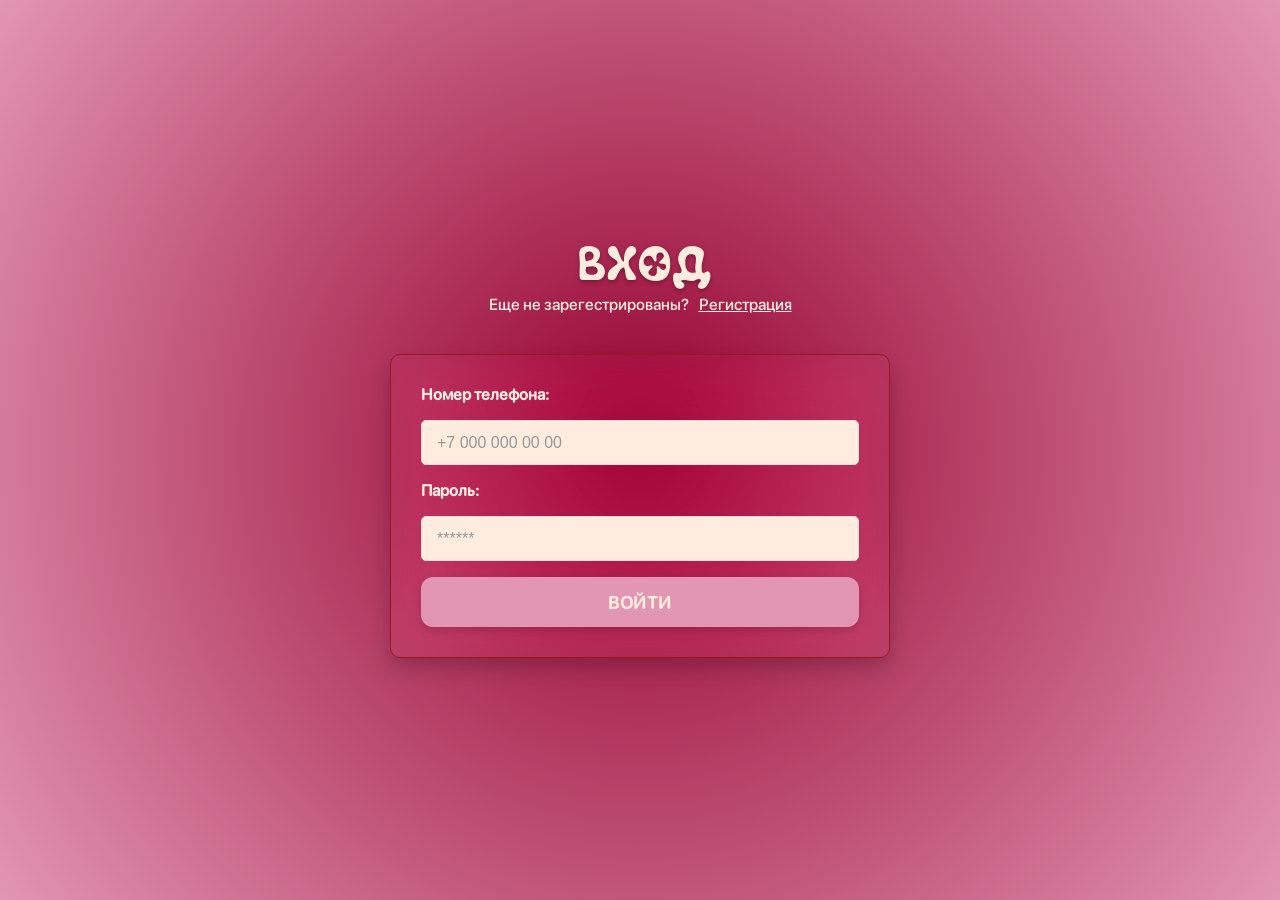
<file: static/logIn.html>
<!DOCTYPE html>
<html lang="ru">
    <head>
        <!--кодировка для кириллицы-->
        <meta charset="UTF-8">
        <meta name="viewport" content="width=device-width, initial-scale=1.0">
        <title>bee.кетики</title>
        <link rel="stylesheet" href="base.css">
        <link rel = "stylesheet" href="reg.css">
    </head>
    <body class="auth-page">
        <main>
            <h1 id = "h1_registration" class = "head_h1">Вход</h1>
            <div class = "transition" id = "transition_to_registration">
                <p>Еще не зарегестрированы?</p>
                <p class = "link" id = "reg_link">Регистрация</p> <!--ссылка -->
            </div>
            <form id = "Login_Form">
                <label for="phone">Номер телефона:</label>
                <input type="tel" id="phone" placeholder="+7 000 000 00 00" required>

                <label for="password">Пароль:</label>
                <input type="password" id="password" placeholder="******" required>

                <button id = "log-button" class = "reg-log-btn">Войти</button>
            </form>
        </main>
        
        <script type="module" src = "logIn.js"></script>
    </body>
</html>
</file>
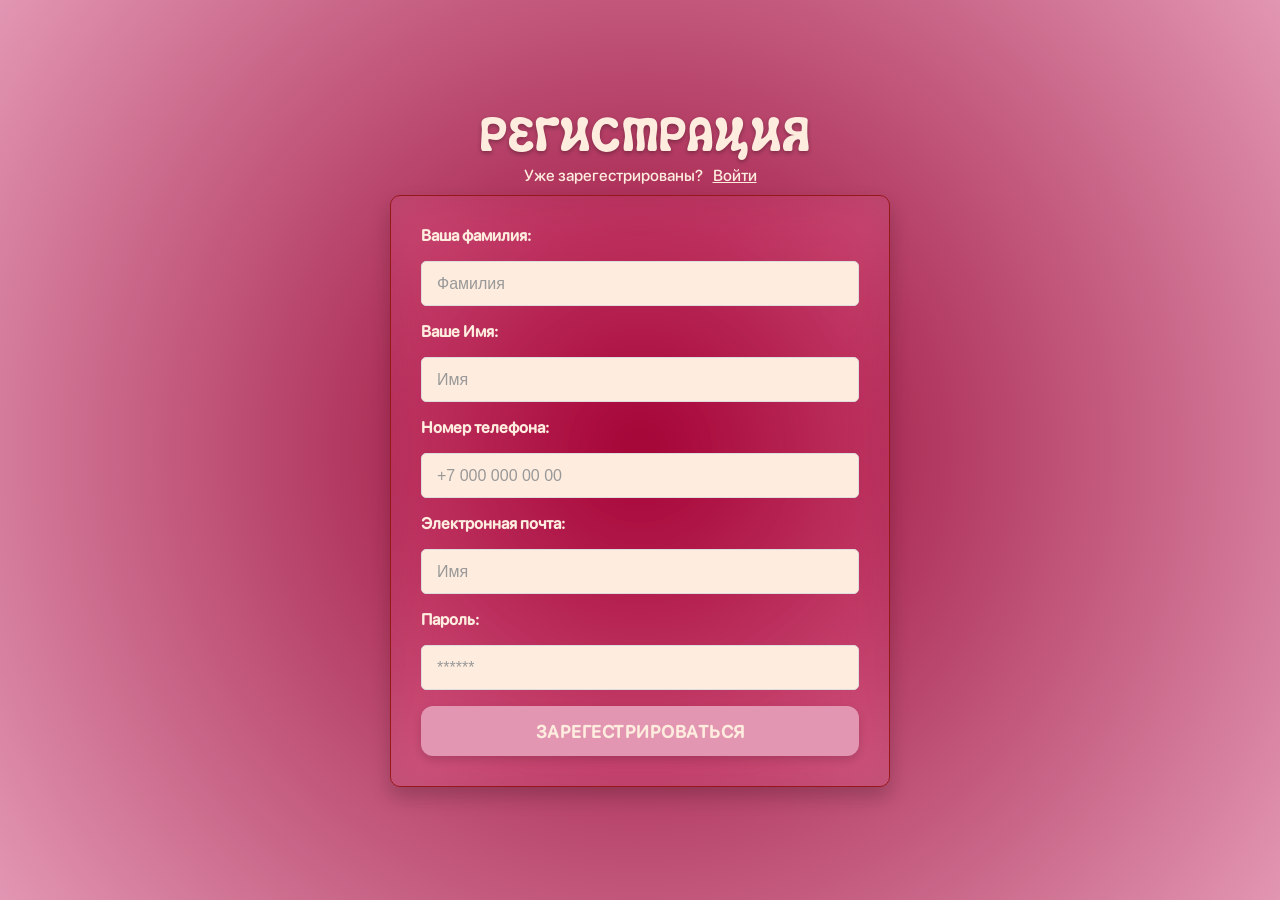
<file: static/registration.html>
<!DOCTYPE html>
<html lang="ru">
    <head>
        <meta charset="UTF-8">
        <meta name="viewport" content="width=device-width, initial-scale=1.0">
        <title>bee.кетики - Регистрация</title>
        <link rel="stylesheet" href="base.css">
        <link rel="stylesheet" href="reg.css">
    </head>
    <body class="auth-page">
        <main>
            <h1 id = "h1_registration" class = "head_h1">Регистрaция</h1>
            <div class = "transition" id = "transition_to_login">
                <p id = "p_logIn">Уже зарегестрированы?</p>
                <p class = "link" id = "logIn_link">Войти</p> <!--ссылка на вход-->
            </div>
            <form id = "Form">
                <label for="lastname">Ваша фамилия:</label>
                <input type="text" id="lastname" placeholder="Фамилия" required>

                <label for="firstname">Ваше Имя:</label>
                <input type="text" id="firstname" placeholder="Имя" required>

                <label for="phone">Номер телефона:</label>
                <input type="tel" id="phone" placeholder="+7 000 000 00 00" required>

                <label for="email">Электронная почта:</label>
                <input type="email" id="email" placeholder="Имя" required>

                <label for="password">Пароль:</label>
                <input type="password" id="password" placeholder="******" required>
                
                <button id = "reg-button" class = "reg-log-btn">Зарегестрироваться</button>
            </form>
        </main>
        
        <script type="module" src = "registration.js"></script>
    </body>
</html>
</file>
<file: static/base.css>
/* 
   БАЗОВЫЕ СТИЛИ - ОБЩИЕ ДЛЯ ВСЕХ СТРАНИЦ */

@font-face {
    font-family: 'BEEfont';
    src: url('./fonts/LUUNA.ttf') format('truetype');
    font-weight: normal;
    font-style: normal;
}
@font-face {
    font-family: 'PriceFont';
    src: url('./fonts/BUBA_regular.ttf') format('truetype');
    font-weight: normal;
    font-style: normal;
}

@font-face {
    font-family: 'NameBouquetFont';
    src: url('./fonts/SF-PRO-ROUNDED-MEDIUM.OTF') format('opentype');
    font-weight: normal;
    font-style: normal;
}
@font-face { /*КЕТИКИ*/
    font-family: 'PickMeFont';
    src: url('./fonts/LEPKA.otf') format('truetype');/*Doppelganger_RUS.otf*/
    font-weight: normal;
    font-style: normal;
}

:root {
    --pink: rgba(226, 150, 178, 1);
    --dark-bg: rgba(52, 51, 68, 1);
    --cream: rgba(254, 236, 222, 1);
    --red: rgba(150, 24, 27, 1);
    --dark-red: rgba(149, 1, 48, 1);
    --pink-dark: rgba(190, 102, 134, 1);
    --pink-light: rgba(255, 163, 197, 1);
    --light-bg: rgb(85, 84, 103);

    --cream-dark: #f5e6c8;
    --shadow: rgba(40, 40, 40, 1);
    --shadow-hover: rgba(85, 18, 66, 0.2);
}

* {
    box-sizing: border-box; 
    margin: 0;
    padding: 0;
}

body {
    min-height: 100vh; 
    background-color: var(--dark-bg);
    font-family: 'NameBouquetFont', serif;
    margin: 0;
    display: flex;
    flex-direction: column;
}

/* ============================================
   HEADER
   ============================================ */
header {
    display: flex;
    justify-content: flex-start;
    align-items: center;
    gap: 20px;
    padding: 15px 30px;
    background: radial-gradient(circle at center, var(--dark-red), var(--pink));
    box-shadow: 0 4px 15px rgba(0, 0, 0, 0.2);
    position: sticky;
    top: 0;
    z-index: 100;
}

header h1, .head_h1 {
    font-size: 5rem; 
    margin: 0;
    padding-left: 10px;
    font-weight: 700;
    text-shadow: 2px 2px 4px rgba(0, 0, 0, 0.2);
    letter-spacing: 1px;
    color: var(--cream);
    font-family: "PickMeFont", serif;
    font-weight: 400;
    font-style: normal;

}
.special-e{
    font-family: "BEEfont", serif; 
}

#logo {
    height: 70px;
    width: auto;
    transition: opacity 0.3s ease;
    cursor: pointer;
}

#logo:hover {
    opacity: 0.85; 
}

/* ============================================
   ИКОНКИ В ШАПКЕ
   ============================================ */
.header-icon {
    height: 60px;
    width: auto;
    cursor: pointer;
    transition: opacity 0.3s ease; 
    filter: drop-shadow(
        2px 2px 4px rgba(0, 0, 0, 0.2)
    );
    padding: 8px;
    border-radius: 10px;
}

.header-icon:hover {
    opacity: 0.8; 
    background-color: rgba(
        255,
        255,
        255,
        0.2
    ); 
}

#home {
    margin-left: auto; 
}

#cart_id {
    margin-right: 10px;
}

/* ============================================
  FOOTER
   ============================================ */
footer {
    font-family: 'NameBouquetFont', serif;
    font-size: 1.2rem;
    background: radial-gradient(circle at center, rgba(140, 44, 75, 1), rgba(191, 125, 150, 1));
    border-radius: 15px 15px 0 0; 
    text-align: center;
    box-shadow: 0 -4px 15px var(--shadow); 
    padding: 25px;
    color: var(--pink-light);
    margin-top: auto;
}

footer p {
    margin: 5px 0;
    line-height: 1.6;
}

/* ============================================
   КНОПКИ
   ============================================ */
button,
.btn {
    background: linear-gradient(135deg, var(--pink) 0%, var(--pink-dark) 100%);
    cursor: pointer;
    border: none;
    border-radius: 12px;
    padding: 12px 24px; 
    font-family: 'NameBouquetFont', serif;
    font-size: 1rem;
    font-weight: 600;
    transition: all 0.3s ease; 
    box-shadow: 0 4px 10px rgba(0, 0, 0, 0.15);
    text-transform: uppercase; 
    letter-spacing: 0.5px;
    color: var(--cream);
}

button:hover,
.btn:hover {
    transform: translateY(-2px); 
    box-shadow: 0 6px 15px rgba(0, 0, 0, 0.25); 
}

button:active,
.btn:active {
    transform: translateY(0); 
    box-shadow: 0 2px 5px rgba(0, 0, 0, 0.2);
}

.btn-pink:hover {
    background: linear-gradient(135deg, var(--pink-light) 0%, var(--pink) 100%);
}

/* ============================================
   КАРТОЧКИ ТОВАРОВ
   ============================================ */
.card {
    background-color: var(--cream);
    border-radius: 15px;
    box-shadow: 0 8px 20px var(--shadow);
    padding: 20px;
    text-align: center;
    transition: all 0.3s ease; 
    overflow: hidden; 
     width: 300px;
    height: 560px;
    position: relative; 
}

.card:hover {
    transform: translateY(-5px); 
    box-shadow: 0 12px 30px var(--shadow-hover);
}

a.card {
    text-decoration: none;
    color: inherit;
    display: block;
}

.card img {
    width: 100%;
    height: 340px;
    object-fit: cover; 
    border-radius: 10px;
    transition: transform 0.3s ease;
}

.card:hover img {
    transform: scale(1.05); 
}

.card h3{
    color: var(--dark-bg);
    font-size: 1.3rem;
    font-weight: 700;
}

#price{
    font-family: "PriceFont", serif;
    color: var(--dark-bg);
    margin-top: 10px;
}

.card p {
    color: #666;
    line-height: 1.5;
    margin: 10px 0;
}

/* ============================================
   TOAST
   ============================================ */
.toast {
    position: fixed; 
    top: 90px; 
    right: 20px; 
    padding: 18px 30px;
    box-shadow: 0 8px 25px rgba(0, 0, 0, 0.3);
    width: fit-content;
    max-width: 350px;
    background: linear-gradient(135deg, var(--cream) 0%, white 100%);
    border-radius: 12px;
    border: var(--pink) 2px solid;
    z-index: 2000; 

    opacity: 0;
    transform: translateX(400px);

    transition: all 0.5s ease;
}

.toast-visible {
    opacity: 1;
    transform: translateX(0);
}

.toast p {
    margin: 0;
    color: var(--dark-bg);
    font-weight: 600;
    font-size: 1rem;
}

/* ============================================
   ССЫЛКИ
   ============================================ */
#amygdala {
    color: var(--pink-light);
    text-decoration: none;
    font-weight: bold;
    transition: color 0.3s ease;
}

#amygdala:hover {
    color: var(--cream);
    text-decoration: underline;
}

/* ============================================
   ОСНОВНОЙ КОНТЕНТ
   ============================================ */
main {
    flex: 1; 
}

/* ============================================
   ВСПОМОГАТЕЛЬНЫЕ КЛАССЫ
   ============================================ */
.hidden {
    display: none !important;
}

.text-center {
    text-align: center;
}

.mt-1 {
    margin-top: 10px;
}
.mt-2 {
    margin-top: 20px;
}
.mt-3 {
    margin-top: 30px;
}
.mb-1 {
    margin-bottom: 10px;
}
.mb-2 {
    margin-bottom: 20px;
}
.mb-3 {
    margin-bottom: 30px;
}

@keyframes spin {
    0% {
        transform: rotate(0deg);
    }
    100% {
        transform: rotate(360deg);
    }
}

.loading {
    border: 4px solid var(--cream);
    border-top: 4px solid var(--pink);
    border-radius: 50%;
    width: 50px;
    height: 50px;
    animation: spin 1s linear infinite;
    margin: 50px auto;
}

.offer_to_login_div{
    position: sticky;
    top: 118px;
    z-index: 100;
    display: flex;
    justify-content: center;
    background: radial-gradient(circle at center, var(--light-bg), var(--dark-bg));
    opacity: 0.3;
    border-radius: 10px;
}
.href_text{
    text-decoration: none;
    color: var(--cream);
    display: block;
}
.href_text:hover{
    color: var(--pink-dark);
}

.modal-window {
    display: flex;
    flex-direction: column;
    justify-content: center;
    
    background-image: url("/images/backgr_home.jpg");
    background-size: cover;
    
    backdrop-filter: blur(24px) brightness(1.1);
    border: var(--cream) 5px solid;
    border-radius: 10px;
    
    padding: 30px;
    width: fit-content;
    max-width: 90%;
    
    box-shadow: 0 10px 30px rgba(0, 0, 0, 0.5);
    position: relative;
}
</file>
<file: static/reg.css>
/*------------РЕГИСТРИАЦИЯ--------*/



body.auth-page {
    height: 100vh;
    background: radial-gradient(circle at center, rgba(149, 1, 48, 1), var(--pink));
    background-size: cover;
    background-position: left center;
    display: flex;
    flex-direction: column;      
}

main {
    display: flex;
    flex-direction: column;
    justify-content: center;
    align-items: center;
    flex-grow: 1;
}

header {
    flex-direction: column;
    gap: 5px;
}

form{
    display: flex;
    flex-direction: column;
    gap: 16px;
    min-width: 500px;
    margin: 0 auto;
    padding: 30px;
    backdrop-filter: blur(24px) brightness(1.1);
    border: var(--red) 1px solid;
    border-radius: 10px;
    box-shadow: 0 10px 20px rgba(0, 0, 0, 0.2);
    font-family: 'NameBouquetFont', serif;
}
#h1_registration{
    color: var(--cream);
    text-align: center;
    font-size: 3rem; 
    margin: 0;
    text-shadow: 0 2px 4px rgba(0, 0, 0, 0.3);
}
.reg-log-btn{
    height: 50px;
    font-size: 1.1rem;
    background: var(--pink) !important;
}
input {
    background-color: var(--cream);
    height: 45px;
    padding: 0 15px;
    border: 1px solid #ddd;
    border-radius: 5px;
    font-size: 1rem;
    transition: border-color 0.2s;
    color: var(--dark-bg);
}

input:focus {
    outline: none;
    border-color: var(--pink);
}

input::placeholder {
    color: #999;
}
.transition {
    display: flex;
    flex-direction: row;
    justify-content: center;
    gap: 10px;
    color: var(--cream);
    margin-bottom: 10px;
}
label {
    font-size: 1rem;
    font-weight: bold;
    color: var(--cream);
}
.link {
    text-decoration: underline;
    cursor: pointer;
    transition: color 0.2s;
}

.link:hover {
    color: var(--red);
}

#Login_Form {
    margin-top: 30px;
}
</file>
